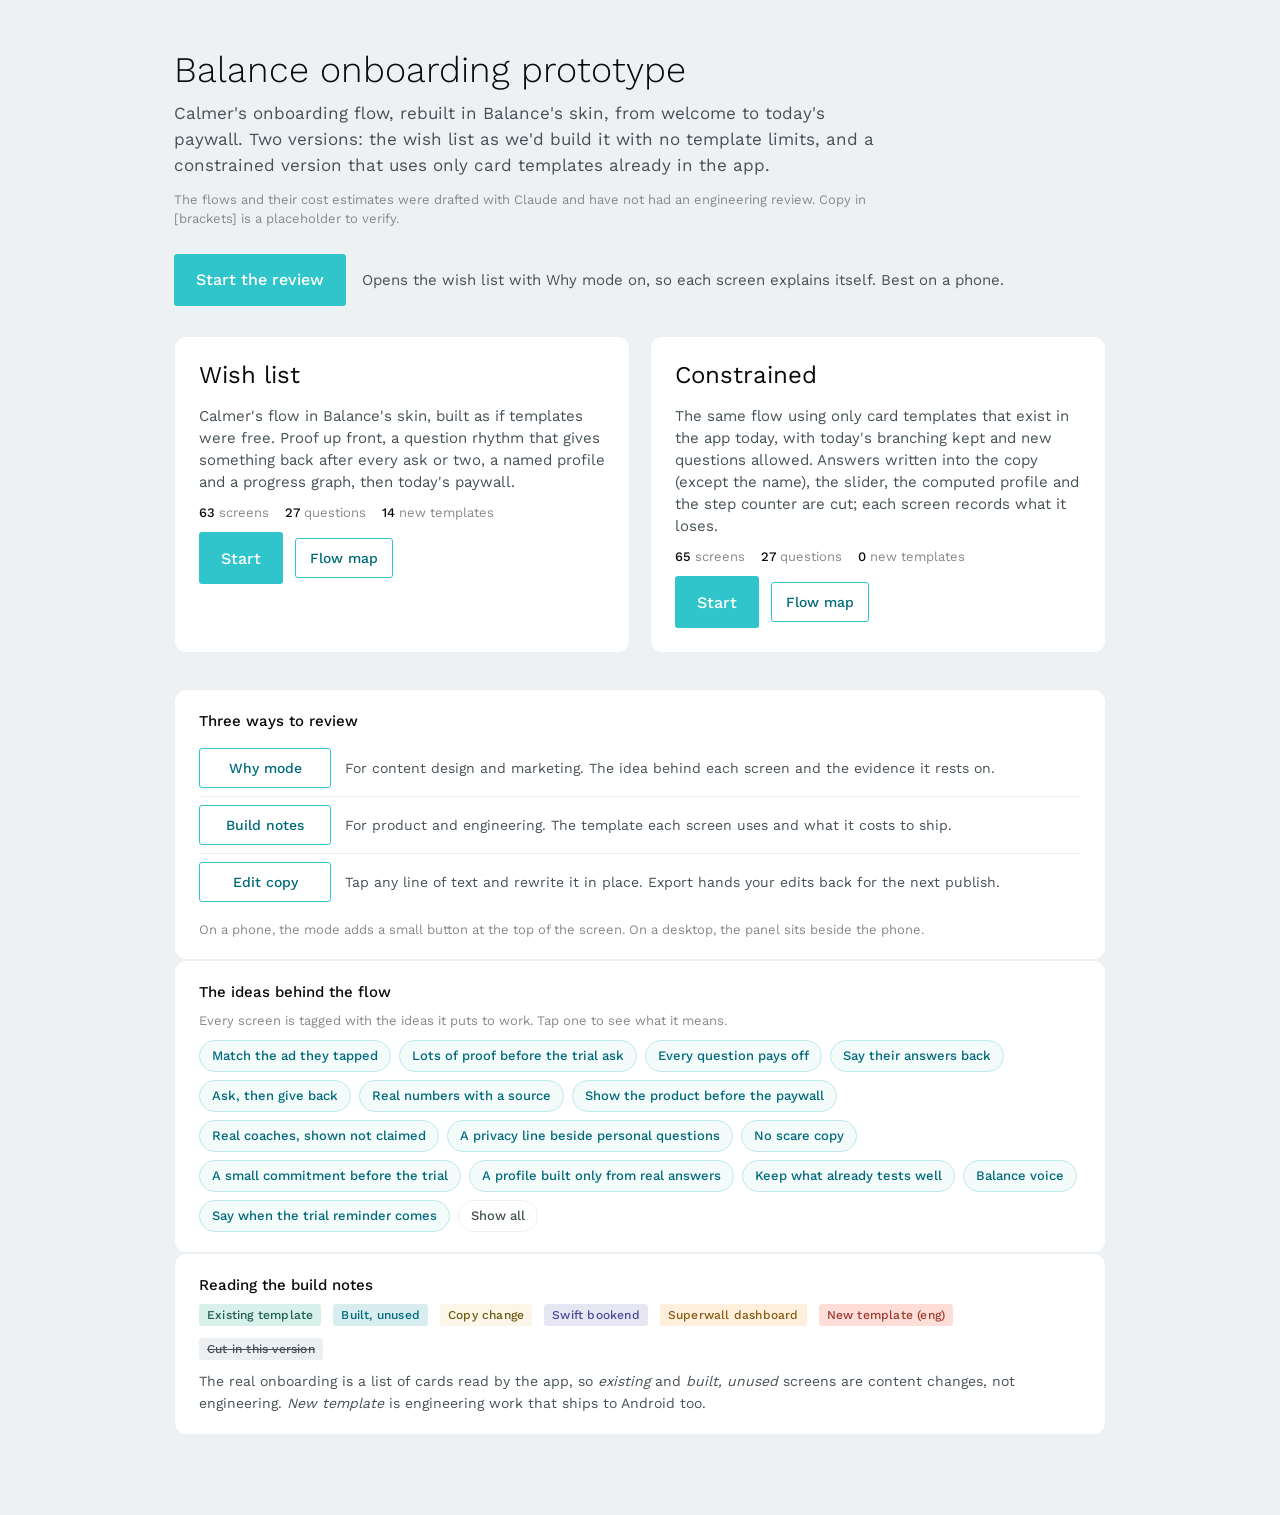
<file: index.html>
<!doctype html>
<html lang="en">
<head>
<meta charset="utf-8">
<meta name="viewport" content="width=device-width, initial-scale=1, viewport-fit=cover">
<title>Balance onboarding prototype</title>
<meta name="robots" content="noindex">
<link rel="stylesheet" href="styles.css?v=1788556544">
</head>
<body>
<div id="app"></div>
<script src="engine.js?v=1788556544"></script>
</body>
</html>
</file>
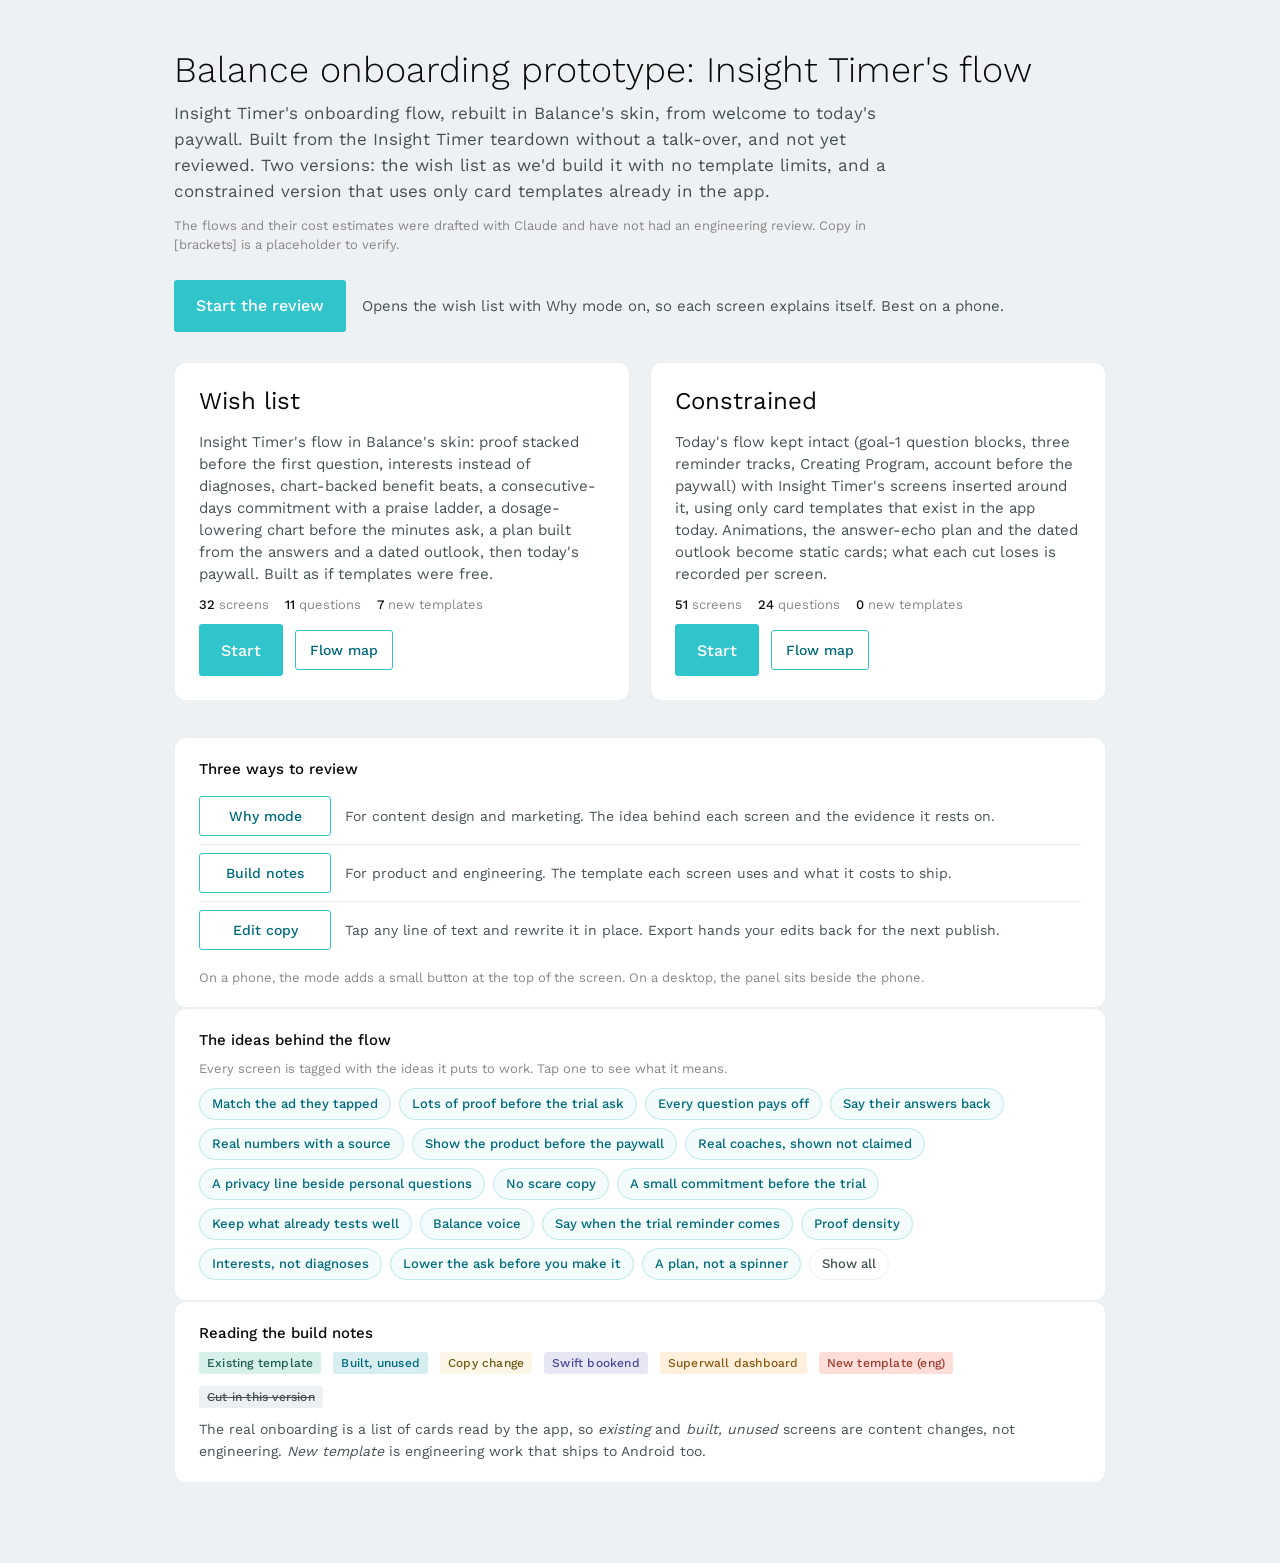
<file: insight-timer.html>
<!doctype html>
<html lang="en">
<head>
<meta charset="utf-8">
<meta name="viewport" content="width=device-width, initial-scale=1, viewport-fit=cover">
<title>Balance onboarding prototype: Insight Timer's flow</title>
<meta name="robots" content="noindex">
<link rel="stylesheet" href="styles.css?v=1788647821">
</head>
<body>
<div id="app"></div>
<script>window.PROTO_MANIFEST='decks/index-it.json';</script>
<script src="engine.js?v=1788647821"></script>
</body>
</html>
</file>
<file: styles.css>
/* Balance onboarding prototype — tokens from kamino (Design System/Colors, UIColorExtensions) */
@font-face{font-family:"Work Sans";src:url(assets/fonts/WorkSans-300.ttf) format("truetype");font-weight:300}
@font-face{font-family:"Work Sans";src:url(assets/fonts/WorkSans-400.ttf) format("truetype");font-weight:400}
@font-face{font-family:"Work Sans";src:url(assets/fonts/WorkSans-500.ttf) format("truetype");font-weight:500}
@font-face{font-family:"Work Sans";src:url(assets/fonts/WorkSans-600.ttf) format("truetype");font-weight:600}
:root{
  --teal:#30C5CA; --deep:#006A7A; --ink:#0A0A0B; --dark:#465156; --grey:#878888; --hair:#EDF0F2; --track:#E3E6E8; --bg:#FFFFFF; --bg2:#F6F8F9;
  --misty_peach:#FFDED9; --apricot:#FEF2EC; --off_yellow:#FCF6E8; --papaya_whip:#FFF0DE; --purple_haze:#E7E7F4; --mint_green:#D7F0EA; --polar_blue:#D7EDF0; --pink:#FDF1EB;
  --font:"Work Sans","Graphik","Helvetica Neue",Helvetica,Arial,sans-serif;
}
*{box-sizing:border-box}
html,body{margin:0;padding:0;background:#EEF1F3;font-family:var(--font);color:var(--ink);-webkit-font-smoothing:antialiased}
body{min-height:100vh}
a{color:var(--deep)}
b{font-weight:500}
/* ---------- landing ---------- */
.landing{max-width:980px;margin:0 auto;padding:48px 24px 80px}
.landing h1{font-weight:300;font-size:36px;line-height:44px;margin:0 0 8px}
.landing .sub{color:var(--dark);font-size:17px;line-height:26px;max-width:720px;margin:0 0 32px}
.versions{display:grid;grid-template-columns:repeat(auto-fit,minmax(300px,1fr));gap:20px;margin-bottom:36px}
.vcard{background:#fff;border-radius:12px;padding:24px;border:1px solid var(--hair);display:flex;flex-direction:column;gap:12px}
.vcard h2{margin:0;font-weight:500;font-size:22px}
.vcard p{margin:0;color:var(--dark);font-size:15px;line-height:22px}
.vcard .stats{display:flex;gap:16px;color:var(--grey);font-size:13px}
.vcard .stats b{color:var(--ink);font-weight:500}
.btn{display:inline-flex;align-items:center;justify-content:center;height:52px;padding:0 22px;border-radius:3px;background:var(--teal);color:#fff;font-weight:500;font-size:16px;text-decoration:none;border:0;cursor:pointer;font-family:var(--font)}
.btn.secondary{background:#fff;color:var(--deep);border:1.5px solid var(--teal)}
.btn.small{height:40px;font-size:14px;padding:0 14px}
.legend{background:#fff;border:1px solid var(--hair);border-radius:12px;padding:20px 24px;font-size:14px;line-height:22px;color:var(--dark)}
.legend h3{margin:0 0 8px;font-size:15px;font-weight:500;color:var(--ink)}
.tag{display:inline-block;padding:2px 8px;border-radius:3px;font-size:12px;font-weight:500;letter-spacing:.2px;line-height:18px;white-space:nowrap}
.tag-existing{background:#D7F0EA;color:#1E5E52}.tag-unused{background:#D7EDF0;color:#006A7A}.tag-copy{background:#FCF6E8;color:#6E5A12}
.tag-swift{background:#E7E7F4;color:#4A4A9C}.tag-superwall{background:#FFF0DE;color:#8A5A12}.tag-new{background:#FFDED9;color:#9A3B2E}.tag-cut{background:#EDF0F2;color:#475157;text-decoration:line-through}
.row{display:flex;gap:12px;flex-wrap:wrap;align-items:center}
/* ---------- device frame ---------- */
.stage{display:flex;justify-content:center;align-items:flex-start;gap:28px;padding:28px 16px 60px}
.frame{width:390px;height:844px;background:var(--bg);border-radius:44px;box-shadow:0 30px 80px rgba(10,10,11,.18),0 0 0 10px #111,0 0 0 12px #333;position:relative;overflow:hidden;flex:none}
.screen{position:absolute;inset:0;display:flex;flex-direction:column;padding:0 20px;background:var(--bg)}
.side{width:340px;flex:none;display:flex;flex-direction:column;gap:14px;font-size:14px;line-height:21px;color:var(--dark)}
.side .panel{background:#fff;border:1px solid var(--hair);border-radius:12px;padding:16px 18px}
.side h4{margin:0 0 6px;font-size:13px;letter-spacing:.4px;text-transform:uppercase;color:var(--grey);font-weight:500}
.side .kv{display:grid;grid-template-columns:96px 1fr;gap:4px 10px}
.side .kv div:nth-child(odd){color:var(--grey)}
.side .fills li{margin:0 0 4px}
.side ul{margin:6px 0 0;padding-left:18px}
@media (max-width:820px){.stage{padding:0;display:block}.frame{width:100%;height:100vh;height:100dvh;border-radius:0;box-shadow:none}.side{display:none}.landing{padding:28px 18px 60px}}
/* status bar spacer + progress */
.topbar{height:44px;flex:none}
.progress{height:4px;background:var(--track);border-radius:2px;overflow:hidden;flex:none;margin-top:0}
.progress i{display:block;height:4px;background:var(--teal);border-radius:2px;transition:width .35s}
.steps{font-size:12px;color:var(--grey);text-align:right;margin-top:6px;letter-spacing:.3px}
.back{position:absolute;left:8px;top:6px;width:36px;height:36px;border:0;background:transparent;color:var(--grey);font-size:22px;cursor:pointer;display:flex;align-items:center;justify-content:center;border-radius:18px}
.back:hover{background:var(--bg2)}
.notesbtn{position:absolute;right:14px;top:9px;width:30px;height:30px;border-radius:15px;border:1.5px solid var(--teal);background:#fff;color:var(--deep);font-weight:600;font-size:14px;cursor:pointer;z-index:5}
/* card body */
.card{flex:1 1 auto;display:flex;flex-direction:column;align-items:center;text-align:center;overflow-y:auto;overflow-x:hidden;padding:8px 0 12px;scrollbar-width:none}
.card::-webkit-scrollbar{display:none}
.card.center{justify-content:center}
.card.top{justify-content:flex-start;padding-top:22px}
.kicker{font-size:13px;line-height:18px;letter-spacing:.6px;text-transform:uppercase;color:var(--deep);font-weight:500;margin:0 0 14px}
h1.title{font-weight:300;font-size:28px;line-height:36px;letter-spacing:.1px;margin:0;color:var(--ink);text-wrap:pretty}
h1.title.sm{font-size:26px;line-height:33px}
.subtitle{font-size:17px;line-height:25px;color:var(--dark);margin:14px 0 0;max-width:330px;text-wrap:pretty}
.body{font-size:17px;line-height:26px;color:var(--dark);margin:18px 0 0;max-width:330px;text-wrap:pretty}
.body.ink{color:var(--ink)}
.reassure{display:flex;gap:8px;align-items:flex-start;text-align:left;font-size:13px;line-height:18px;color:var(--grey);margin:14px auto 0;max-width:320px}
.reassure svg{flex:none;margin-top:1px}
.cite{font-size:12px;line-height:17px;color:var(--grey);margin:16px 0 0;max-width:320px;font-style:italic}
.spacer{flex:1 1 auto}
.bottom{flex:none;display:flex;flex-direction:column;align-items:stretch;gap:14px;padding:12px 0 40px;width:100%}
.cta{height:64px;border-radius:3px;background:var(--teal);color:#fff;font-weight:500;font-size:18px;letter-spacing:.2px;border:0;cursor:pointer;font-family:var(--font);width:100%}
.cta:disabled{background:#BFE9EB;cursor:default}
.cta.outline{background:#fff;color:var(--deep);border:1.5px solid var(--teal)}
.ghost{background:transparent;border:0;color:var(--grey);font-size:17px;cursor:pointer;font-family:var(--font);padding:8px}
.tap{color:var(--teal);font-weight:500;letter-spacing:2px;font-size:15px;text-transform:uppercase;padding:14px 0 6px}
.link{color:var(--teal);font-weight:500}
/* options */
.opts{display:flex;flex-direction:column;gap:12px;width:100%;margin-top:28px}
.opt{position:relative;display:flex;align-items:center;justify-content:space-between;min-height:80px;padding:0 24px;border-radius:6px;border:2px solid transparent;background:var(--purple_haze);cursor:pointer;text-align:left;font-family:var(--font);font-size:18px;font-weight:500;color:var(--ink);width:100%}
.opt img,.opt .ico{width:44px;height:44px;flex:none;margin-left:12px}
.opt.sel{border-color:var(--teal)}
.opt .chk{width:26px;height:26px;border-radius:13px;border:1.5px solid var(--ink);flex:none;display:flex;align-items:center;justify-content:center;background:#fff;margin-left:12px}
.opt.sel .chk{background:var(--teal);border-color:var(--teal)}
.opt .txt{display:flex;flex-direction:column;gap:2px}
.opt .txt small{font-weight:400;font-size:14px;color:var(--dark)}
.opts.compact .opt{min-height:64px;font-size:17px}
.opts.teal .opt{min-height:46px;background:var(--teal);color:#fff;justify-content:center;border-radius:4px;font-size:18px;padding:0 16px}
.opts.teal .opt.sel{background:var(--deep)}
.opts.tiles{display:grid;grid-template-columns:1fr 1fr;gap:20px;margin-top:26px}
.tile{position:relative;display:flex;flex-direction:column;align-items:center;gap:8px;padding:18px 10px 20px;border-radius:8px;border:3px solid transparent;cursor:pointer;background:var(--purple_haze);font-family:var(--font);font-size:17px;font-weight:600;color:var(--ink)}
.tile img{width:88px;height:88px}
.tile.sel{border-color:var(--teal)}
.tile .rank{position:absolute;left:-14px;top:-14px;width:30px;height:30px;border-radius:15px;background:#fff;border:2px solid var(--teal);color:var(--deep);display:flex;align-items:center;justify-content:center;font-size:15px;font-weight:600}
.sub-answer{margin-top:22px}
/* keyboard */
.field{margin-top:32px;width:100%;border-bottom:2px solid var(--hair);padding:10px 4px;font-size:32px;font-weight:300;text-align:center;color:var(--ink);font-family:var(--font);border-top:0;border-left:0;border-right:0;outline:none;background:transparent}
.field::placeholder{color:#C6CBCE}
/* list / value prop */
.vlist{display:flex;flex-direction:column;gap:14px;width:100%;margin-top:26px;text-align:left}
.vitem{display:flex;gap:14px;align-items:flex-start}
.vitem .ico{width:44px;height:44px;border-radius:22px;background:var(--polar_blue);flex:none;display:flex;align-items:center;justify-content:center;font-size:20px}
.vitem .t{font-size:17px;font-weight:500;color:var(--ink);line-height:22px}
.vitem .s{font-size:14px;color:var(--dark);line-height:20px;margin-top:2px}
.check{width:22px;height:22px;flex:none;margin-top:1px}
/* metrics */
.metrics{display:flex;flex-direction:column;gap:12px;width:100%;margin-top:26px}
.metric{display:flex;align-items:center;gap:14px;padding:16px 18px;border-radius:6px;background:var(--mint_green);text-align:left;font-size:17px;font-weight:500}
.metric .n{font-size:26px;font-weight:300;min-width:64px;color:var(--ink)}
.disclaimer{font-size:12px;line-height:17px;color:var(--grey);margin-top:16px;max-width:320px}
/* hero art */
.hero{width:176px;height:176px;border-radius:88px;background:var(--polar_blue);display:flex;align-items:center;justify-content:center;overflow:hidden;margin-bottom:34px}
.hero img,.hero svg{width:100%;height:100%}
.badges{display:flex;gap:8px;justify-content:center;flex-wrap:wrap;margin-top:20px}
.badge{display:inline-flex;align-items:center;gap:6px;padding:7px 12px;border-radius:20px;background:var(--bg2);border:1px solid var(--hair);font-size:12px;line-height:16px;color:var(--dark);white-space:nowrap}
.badge b{color:var(--ink);font-weight:500}
.badge .star{color:#F2B84B;font-size:13px}
.laurels{display:flex;gap:18px;justify-content:center;align-items:center;margin-top:22px}
.laurel{position:relative;display:flex;flex-direction:column;align-items:center;justify-content:center;gap:1px;font-size:11px;line-height:14px;color:var(--dark);text-align:center;width:104px;min-height:56px;padding:6px 14px}
.laurel img{position:absolute;left:50%;top:50%;transform:translate(-50%,-50%);width:104px;height:auto;opacity:.55;z-index:0}
.laurel .l,.laurel .stars,.laurel .s{position:relative;z-index:1}
.laurel .l{font-weight:600;font-size:12px;color:var(--ink)}
.laurel .stars{color:#F2B84B;font-size:12px;letter-spacing:1px}
.authority{display:flex;align-items:center;gap:8px;justify-content:center;font-size:13px;color:var(--dark);margin-top:16px}
.avatars{display:flex}
.avatars img{width:34px;height:34px;border-radius:17px;border:2px solid #fff}
.avatars img+img{margin-left:-10px}
/* preview mock */
.mock{width:236px;background:var(--bg2);border:1.5px solid var(--hair);border-radius:22px;padding:14px 12px;margin:22px auto 0;text-align:left;display:flex;flex-direction:column;gap:8px}
.mock .mh{font-size:11px;letter-spacing:.4px;text-transform:uppercase;color:var(--grey)}
.mock .mrow{display:flex;align-items:center;gap:10px;background:#fff;border-radius:8px;padding:10px 12px;font-size:13px;font-weight:500;color:var(--ink)}
.mock .mrow small{display:block;font-weight:400;color:var(--dark);font-size:11px}
.mock .dot{width:28px;height:28px;border-radius:14px;flex:none}
.mock .pill{align-self:flex-start;background:var(--teal);color:#fff;font-size:12px;font-weight:600;border-radius:14px;padding:6px 12px}
.mock .hl{border:2px solid var(--teal)}
/* coaches */
.coaches{display:flex;gap:26px;justify-content:center;margin-bottom:26px}
.coach{display:flex;flex-direction:column;align-items:center;gap:8px}
.coach img{width:112px;height:112px;border-radius:56px}
.coach .n{font-size:16px;font-weight:500}
.bios{display:flex;flex-direction:column;gap:12px;text-align:left;width:100%;margin-top:22px}
.bio{display:flex;gap:12px;align-items:baseline;font-size:15px;line-height:21px;color:var(--dark)}
.bio b{min-width:58px;color:var(--ink);font-weight:500}
/* reviews */
.reviews{display:flex;gap:12px;overflow-x:auto;width:calc(100% + 40px);margin:26px -20px 0;padding:4px 20px 8px;scroll-snap-type:x mandatory;scrollbar-width:none}
.reviews::-webkit-scrollbar{display:none}
.review{flex:none;width:262px;scroll-snap-align:center;background:var(--bg2);border-radius:12px;padding:18px;text-align:left}
.review .stars{color:#F2B84B;letter-spacing:2px;font-size:14px}
.review p{margin:10px 0 0;font-size:15px;line-height:22px;color:var(--ink)}
.review .who{margin-top:10px;font-size:12px;color:var(--grey)}
/* loading */
.bars{width:100%;display:flex;flex-direction:column;gap:18px;margin-top:34px;text-align:left}
.bar .lbl{display:flex;justify-content:space-between;font-size:15px;color:var(--dark);margin-bottom:8px}
.bar .lbl .ok{color:var(--deep);font-weight:500}
.bar .trk{height:6px;background:var(--track);border-radius:3px;overflow:hidden}
.bar .trk i{display:block;height:6px;width:0;background:var(--teal);border-radius:3px;transition:width 1.1s ease}
/* profile / gauge */
.gauge{margin-top:14px;position:relative;width:240px;height:112px}
.gauge svg{width:240px;height:110px;display:block}
.profname{margin-top:10px;font-size:24px;font-weight:400;line-height:28px;text-align:center}
.profname small{display:block;font-size:12px;color:var(--grey);letter-spacing:.4px;text-transform:uppercase;font-weight:500;margin-top:2px}
.gauge svg{width:240px;height:130px;display:block}
.gauge .val{position:absolute;left:0;right:0;bottom:0;font-size:24px;font-weight:400;line-height:28px}
.gauge .val small{display:block;font-size:12px;color:var(--grey);letter-spacing:.4px;text-transform:uppercase;font-weight:500}
.scores{display:grid;grid-template-columns:1fr 1fr;gap:10px;width:100%;margin-top:22px;text-align:left}
.score{background:var(--bg2);border-radius:8px;padding:10px 12px;font-size:13px;color:var(--dark)}
.score b{display:block;font-size:15px;color:var(--ink);font-weight:500;margin-top:2px}
.score.good b{color:#1E5E52}.score.mid b{color:#8A5A12}.score.low b{color:#9A3B2E}
.insight{margin-top:18px;background:var(--mint_green);border-radius:10px;padding:14px 16px;text-align:left;font-size:15px;line-height:22px;color:var(--ink)}
/* chart */
.chart{width:100%;margin-top:20px}
.chart svg{width:100%;height:auto}
.leg{display:flex;gap:18px;justify-content:center;font-size:13px;color:var(--dark);margin-top:8px}
.leg i{display:inline-block;width:14px;height:4px;border-radius:2px;margin-right:6px;vertical-align:middle}
/* comparison */
.compare{display:grid;grid-template-columns:1fr 1fr;gap:12px;width:100%;margin-top:24px;text-align:left}
.col{border-radius:10px;padding:14px;background:var(--bg2)}
.col.with{background:var(--mint_green)}
.col h5{margin:0 0 10px;font-size:13px;letter-spacing:.4px;text-transform:uppercase;color:var(--grey);font-weight:500}
.col.with h5{color:var(--deep)}
.col li{font-size:14px;line-height:20px;color:var(--ink);list-style:none;margin:0 0 8px;padding-left:22px;position:relative}
.col li:before{content:"";position:absolute;left:0;top:6px;width:9px;height:9px;border-radius:5px;background:#C6CBCE}
.col.with li:before{background:var(--teal)}
.col ul{margin:0;padding:0}
/* commitment */
.praise{margin-top:14px;font-size:14px;color:var(--deep);font-weight:500;min-height:20px}
.foot{font-size:13px;line-height:18px;color:var(--grey);margin-top:14px}
/* slider */
.slider{width:100%;margin-top:40px;text-align:center}
.slider input{width:100%;accent-color:var(--teal)}
.slider .poles{display:flex;justify-content:space-between;font-size:13px;color:var(--grey);margin-top:6px}
.slider .cap{font-size:18px;font-weight:500;margin-top:18px;min-height:24px}
/* time picker */
.times{display:flex;gap:10px;justify-content:center;flex-wrap:wrap;margin-top:28px}
.time{padding:14px 18px;border-radius:6px;border:1.5px solid var(--hair);background:#fff;font-size:17px;font-weight:500;cursor:pointer;font-family:var(--font);color:var(--ink)}
.time.sel{border-color:var(--teal);background:var(--polar_blue)}
/* os prompt */
.osprompt{position:absolute;inset:0;background:rgba(0,0,0,.35);display:flex;align-items:center;justify-content:center;z-index:4}
.osbox{width:270px;background:#F2F2F7;border-radius:14px;overflow:hidden;text-align:center;font-family:-apple-system,BlinkMacSystemFont,"SF Pro Text",var(--font)}
.osbox .t{padding:18px 16px 4px;font-weight:600;font-size:17px;color:#000}
.osbox .m{padding:0 16px 16px;font-size:13px;color:#000;line-height:18px}
.osbox .b{display:flex;border-top:.5px solid #C6C6C8}
.osbox button{flex:1;padding:12px 0;border:0;background:transparent;font-size:17px;color:#007AFF;cursor:pointer}
.osbox button+button{border-left:.5px solid #C6C6C8;font-weight:600}
/* paywall */
.pw{position:absolute;inset:0;background:#fff;display:flex;flex-direction:column;padding:0 20px 28px}
.pw .x{position:absolute;right:16px;top:56px;width:32px;height:32px;border:0;background:transparent;font-size:26px;color:var(--ink);cursor:pointer}
.pw .art{height:250px;margin-top:64px;display:flex;align-items:center;justify-content:center}
.pw h2{font-size:26px;font-weight:600;text-align:center;margin:10px 0 0}
.dots{display:flex;gap:10px;justify-content:center;margin:14px 0 22px}
.dots i{width:10px;height:10px;border-radius:5px;background:#D9DEE1}.dots i.on{background:var(--teal)}
.plans{display:grid;grid-template-columns:1fr 1fr;gap:12px}
.plan{border:2px solid #C6CBCE;border-radius:14px;padding:14px;text-align:left;position:relative}
.plan.on{border-color:var(--deep)}
.plan .r{position:absolute;right:12px;top:14px;width:22px;height:22px;border-radius:11px;border:1.5px solid #C6CBCE}
.plan.on .r{background:var(--deep);border-color:var(--deep)}
.plan .a{font-size:16px;font-weight:500}.plan .p{font-size:18px;font-weight:600;margin-top:2px}.plan .d{font-size:13px;color:var(--dark);margin-top:6px}
.pw .fine{font-size:14px;color:var(--dark);text-align:center;margin-top:12px;line-height:20px}
/* notes sheet */
.sheet{position:absolute;left:0;right:0;bottom:0;max-height:70%;background:#fff;border-radius:18px 18px 0 0;box-shadow:0 -10px 40px rgba(0,0,0,.18);padding:18px 20px 28px;overflow-y:auto;z-index:6;text-align:left;font-size:14px;line-height:21px;color:var(--dark)}
.sheet h4{margin:0 0 8px;font-size:12px;letter-spacing:.4px;text-transform:uppercase;color:var(--grey);font-weight:500}
.sheet .close{position:absolute;right:14px;top:10px;border:0;background:transparent;font-size:22px;cursor:pointer;color:var(--grey)}
.sheet .kv{display:grid;grid-template-columns:90px 1fr;gap:6px 10px;margin-top:8px}
.sheet .kv div:nth-child(odd){color:var(--grey)}
/* end card */
.endnote{background:var(--bg2);border-radius:12px;padding:16px;font-size:14px;line-height:21px;color:var(--dark);text-align:left;margin-top:20px}
/* flow map */
.map{max-width:1100px;margin:0 auto;padding:36px 24px 80px}
.map h1{font-weight:300;font-size:32px;margin:0 0 6px}
.map table{width:100%;border-collapse:collapse;background:#fff;border-radius:12px;overflow:hidden;font-size:13px;line-height:19px}
.map th,.map td{padding:10px 12px;border-bottom:1px solid var(--hair);text-align:left;vertical-align:top}
.map th{background:var(--bg2);font-weight:500;color:var(--dark);font-size:12px;letter-spacing:.3px;text-transform:uppercase}
.map td.n{color:var(--grey);width:34px}
.map code{font-family:ui-monospace,SFMono-Regular,Menlo,monospace;font-size:12px;background:var(--bg2);padding:1px 5px;border-radius:3px}
.map .summary{display:flex;gap:18px;flex-wrap:wrap;margin:16px 0 22px}
.map .stat{background:#fff;border:1px solid var(--hair);border-radius:10px;padding:12px 16px;font-size:13px;color:var(--dark)}
.map .stat b{display:block;font-size:22px;font-weight:300;color:var(--ink)}

/* ReciMe-style paywall */
.pw-top{display:flex;flex-direction:column;align-items:center;margin-top:60px}
.pw-top img{width:150px;height:150px;object-fit:contain}
.pw-badge{margin-top:8px;padding:5px 12px;border-radius:14px;background:var(--mint_green);color:#1E5E52;font-size:12px;font-weight:600;letter-spacing:.6px;text-transform:uppercase}
.pw-top h2{margin:10px 0 0;font-size:28px;font-weight:600}
.pw-list{display:flex;flex-direction:column;gap:10px;margin:18px 0 20px;text-align:left}
.pw-item{display:flex;gap:10px;align-items:flex-start;font-size:15px;line-height:20px;color:var(--ink)}
.pw-item .check{width:20px;height:20px;margin-top:0}

/* live paywall (7 days for free) */
.pw-live{display:flex;flex-direction:column;align-items:center;text-align:center;flex:1;padding-top:70px}
.pw-live h2{font-size:30px;font-weight:400;margin:0}
.pw-sub{margin-top:10px;font-size:15px;line-height:21px;color:var(--dark)}
.pw-laurels{display:flex;gap:26px;align-items:center;justify-content:center;margin-top:34px}
.wreath{position:relative;width:132px;height:64px;display:flex;align-items:center;justify-content:center}
.wreath .wr{position:absolute;inset:0;width:132px;height:64px}
.w-in{position:relative;z-index:1;display:flex;flex-direction:column;align-items:center;line-height:1}
.w-in b{font-size:22px;font-weight:600}.w-in span{font-size:12px;font-weight:600;margin-top:2px}
.pw-stars{display:flex;flex-direction:column;align-items:center;gap:4px}
.pw-stars b{font-size:14px;font-weight:600;letter-spacing:.4px;text-transform:uppercase}.pw-stars span{color:var(--teal);font-size:18px;letter-spacing:3px}
.pw-reviews{margin-top:40px;width:calc(100% + 40px);margin-left:-20px;margin-right:-20px}
.pw-review{background:var(--polar_blue);text-align:center;width:250px}
.pw-review .stars{color:var(--teal);font-size:16px;letter-spacing:3px}
.pw-review p{font-size:15px;line-height:21px}
.pw-review .who{color:var(--dark)}
.pw-nopay{font-size:14px;color:var(--grey);margin-bottom:14px}
.opts.maxed .opt:not(.sel){opacity:.45}
.opts.shake{animation:shake .3s}
@keyframes shake{0%,100%{transform:translateX(0)}25%{transform:translateX(-4px)}75%{transform:translateX(4px)}}
.compare.single{grid-template-columns:1fr}

/* why mode */
.notesbtn.why{border-color:var(--deep);color:#fff;background:var(--deep)}
.panel.why{border-color:#BFE9EB;background:#F3FBFB}
.princ{padding:10px 0;border-top:1px solid var(--hair)}
.princ:first-of-type{border-top:0}
.princ b{display:block;font-size:14px;color:var(--ink);font-weight:500;margin-bottom:3px}
.princ div{font-size:13px;line-height:19px;color:var(--dark)}
.princ .src{font-size:12px;color:var(--grey);margin-top:4px}
.tag-why{background:#F3FBFB;color:#006A7A;border:1px solid #BFE9EB;margin:2px 2px 2px 0}
.gloss{display:grid;grid-template-columns:repeat(auto-fit,minmax(280px,1fr));gap:0 24px;background:#fff;border:1px solid var(--hair);border-radius:12px;padding:8px 20px}
/* assembly (Option 3) */
.coaches.small{margin-bottom:14px;gap:18px}
.coaches.small .coach img{width:64px;height:64px;border-radius:32px}
.coaches.small .coach .n{font-size:13px}
.chips{display:flex;flex-wrap:wrap;gap:8px;justify-content:center;margin-top:22px;min-height:34px}
.chip{padding:8px 12px;border-radius:3px;font-size:13px;font-weight:500;color:var(--ink);opacity:0;transform:translateY(8px);transition:all .35s}
.chip.in{opacity:1;transform:none}
.arrow{margin:10px 0 6px}
.sesscard{display:flex;align-items:center;gap:14px;width:100%;padding:14px 16px;border:1.5px solid var(--teal);border-radius:8px;text-align:left;opacity:0;transform:translateY(10px);transition:all .45s;background:#fff}
.sesscard.in{opacity:1;transform:none}
.sesscard img{width:52px;height:52px;border-radius:26px;flex:none}
.sesscard .mh{font-size:11px;letter-spacing:.4px;text-transform:uppercase;color:var(--grey)}
.sesscard .st{font-size:17px;font-weight:500;color:var(--ink);margin-top:2px}
.sesscard .ss{font-size:13px;color:var(--dark);margin-top:2px}
#abody,#afoot{opacity:0;transition:opacity .5s}
#abody.in,#afoot.in{opacity:1}

/* edit mode */
.ed{outline:1.5px dashed rgba(48,197,202,.55);outline-offset:3px;border-radius:3px;cursor:text;min-width:16px}
.ed:focus{outline:2px solid var(--teal);background:#F3FBFB}
.ed-dyn{outline-color:rgba(138,90,18,.55)}
.ed-changed{background:#FFF7E6}
.editbar{position:absolute;left:12px;right:12px;bottom:10px;height:44px;border-radius:22px;background:#111;color:#fff;display:flex;align-items:center;justify-content:space-between;padding:0 6px;z-index:7;font-size:13px;box-shadow:0 8px 24px rgba(0,0,0,.25)}
.editbar button{height:34px;min-width:34px;border-radius:17px;border:0;background:#333;color:#fff;font-size:16px;cursor:pointer;padding:0 12px;font-family:var(--font)}
.editbar button:disabled{opacity:.4}
.editbar #ed-export{background:var(--teal);font-weight:500;font-size:13px}
.sheet textarea{width:100%;height:220px;font:12px/16px ui-monospace,Menlo,monospace;border:1px solid var(--hair);border-radius:8px;padding:8px}
.sheet[data-kind="export"]{padding-bottom:76px}
.sheet[data-kind="export"] .row{flex-wrap:wrap}
@media (min-width:821px){.notesbtn{display:none}}

/* Insight Timer package */
.landing .base{margin-bottom:28px}
.landing .base h2{font-weight:400;font-size:24px;margin:0 0 4px}
.landing .basedesc{margin:0 0 14px;color:var(--dark);font-size:15px;line-height:22px;max-width:760px}
.donut{margin-top:18px;display:flex;flex-direction:column;align-items:center}
.donut svg{width:172px;height:172px}
.libchips{display:flex;flex-wrap:wrap;gap:10px;justify-content:center;margin-top:26px}
.libchip{display:inline-flex;flex-direction:column;align-items:flex-start;gap:2px;padding:10px 14px;border-radius:8px;font-size:14px;color:var(--ink);text-align:left;opacity:0;transform:translateY(8px) scale(.96);transition:all .4s}
.libchip b{font-size:20px;font-weight:400;line-height:22px}
.libchip.in{opacity:1;transform:none}
.benefit .bv{opacity:0;transform:translateY(6px);transition:all .5s}
.benefit.in .bv,.benefit.static .bv{opacity:1;transform:none}
.benefit .bl{stroke-dasharray:640;stroke-dashoffset:640;transition:stroke-dashoffset 1.4s ease}
.benefit.in .bl,.benefit.static .bl{stroke-dashoffset:0}
.goalset{display:flex;flex-direction:column;align-items:center;gap:18px;padding-top:40px}
.goalset svg{width:120px;height:120px}
.goalset .gs{stroke-dasharray:80;stroke-dashoffset:80;animation:gsdraw .6s .2s ease forwards}
@keyframes gsdraw{to{stroke-dashoffset:0}}
.sumchips{display:flex;flex-direction:column;gap:10px;width:100%;margin-top:24px;text-align:left}
.sumchip{display:flex;gap:10px;align-items:center;padding:12px 14px;border-radius:8px;background:var(--bg2);font-size:16px;font-weight:500;color:var(--ink);opacity:0;transform:translateX(-8px);transition:all .4s}
.sumchip.in{opacity:1;transform:none}
.sumchip .check{margin:0}
.lm{font-size:14px;color:var(--teal);font-weight:500;margin-top:8px;text-decoration:underline;padding:6px}
.lmbody{font-size:14px;line-height:21px;color:var(--dark)}

/* Sep 5 review pass: landing, journal badge, chart draw-in */
.hero-row{display:flex;gap:16px;align-items:center;margin:0 0 30px;color:var(--dark);font-size:15px;line-height:22px;flex-wrap:wrap}
.moderow{display:grid;grid-template-columns:132px 1fr;gap:14px;align-items:center;padding:8px 0;border-top:1px solid var(--hair)}
.moderow:first-of-type{border-top:0}
.moderow .btn{justify-content:center}
.modefoot{margin:10px 0 0;color:var(--grey);font-size:13px;line-height:19px}
.pchips{display:flex;flex-wrap:wrap;gap:8px}
.pchip{border:1px solid #BFE9EB;background:#F3FBFB;color:var(--deep);border-radius:16px;padding:6px 12px;font-size:13px;font-weight:500;cursor:pointer;font-family:var(--font);line-height:18px}
.pchip.on{background:var(--deep);color:#fff;border-color:var(--deep)}
.pchip.all{background:#fff;border-color:var(--hair);color:var(--dark)}
.pdef{margin-top:12px}
.pdef .princ{border-top:0;padding:4px 0 0}
.pdef .gloss{padding:0 16px;margin-top:4px}
.foot-note{color:var(--grey);font-size:13px;line-height:19px;margin:16px 0 0;max-width:720px}
.metric.lead{border:1.5px solid var(--teal)}
.srcbadge{display:inline-flex;flex-direction:column;align-items:center;gap:2px;margin-top:18px;padding:10px 18px;border:1px solid var(--hair);border-radius:8px;background:var(--bg2)}
.srcbadge .jl{font-size:10px;letter-spacing:.8px;text-transform:uppercase;color:var(--grey);font-weight:500}
.srcbadge .jn{font-family:Georgia,"Times New Roman",serif;font-size:17px;color:var(--ink);letter-spacing:.2px}
.chart .cw{stroke-dasharray:640;stroke-dashoffset:640;transition:stroke-dashoffset 1.7s ease}
.chart.in .cw{stroke-dashoffset:0}
.chart .cd{opacity:0;transform:scale(.3);transform-box:fill-box;transform-origin:center;transition:opacity .35s ease,transform .35s ease}
.chart.in .cd{opacity:1;transform:none}
@media (max-width:820px){.moderow{grid-template-columns:1fr}}
</file>
